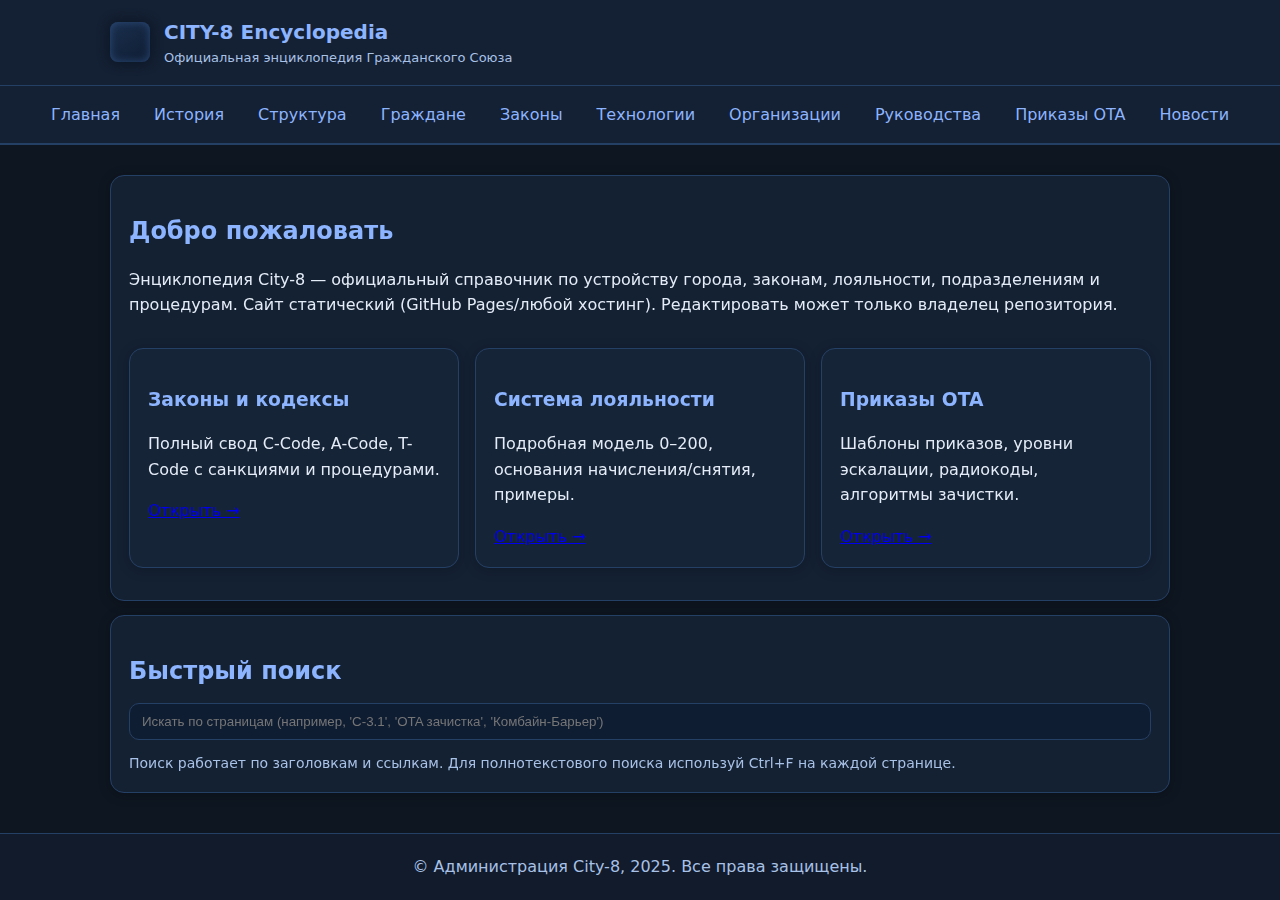
<file: index.html>
<!doctype html>
<html lang="ru">
<head>
  <meta charset="utf-8">
  <meta name="viewport" content="width=device-width,initial-scale=1">
  <title>Главная — CITY-8</title>
  <link rel="stylesheet" href="css/style.css">
</head>
<body>
<header class="header">
  <div class="brand">
    <div class="logo"></div>
    <div class="brand-text">
      <h1>CITY-8 Encyclopedia</h1>
      <p>Официальная энциклопедия Гражданского Союза</p>
    </div>
  </div>
  
<nav class="nav">
  <a href="index.html">Главная</a>
  <a href="history.html">История</a>
  <a href="structure.html">Структура</a>
  <a href="citizens.html">Граждане</a>
  <a href="laws.html">Законы</a>
  <a href="tech.html">Технологии</a>
  <a href="factions.html">Организации</a>
  <a href="guides.html">Руководства</a>
  <a href="ota_orders.html">Приказы OTA</a>
  <a href="news.html">Новости</a>
</nav>

</header>
<main class="container">

<section class="panel">
  <h2>Добро пожаловать</h2>
  <p>Энциклопедия City-8 — официальный справочник по устройству города, законам, лояльности, подразделениям и процедурам. Сайт статический (GitHub Pages/любой хостинг). Редактировать может только владелец репозитория.</p>
  <div class="grid grid-3">
    <div class="panel"><h3>Законы и кодексы</h3><p>Полный свод C-Code, A-Code, T-Code с санкциями и процедурами.</p><a href="laws.html">Открыть →</a></div>
    <div class="panel"><h3>Система лояльности</h3><p>Подробная модель 0–200, основания начисления/снятия, примеры.</p><a href="citizens.html#loyalty">Открыть →</a></div>
    <div class="panel"><h3>Приказы OTA</h3><p>Шаблоны приказов, уровни эскалации, радиокоды, алгоритмы зачистки.</p><a href="ota_orders.html">Открыть →</a></div>
  </div>
</section>

<section class="panel">
  <h2>Быстрый поиск</h2>
  <div class="search"><input id="q" placeholder="Искать по страницам (например, 'C-3.1', 'OTA зачистка', 'Комбайн-Барьер')"></div>
  <div class="note">Поиск работает по заголовкам и ссылкам. Для полнотекстового поиска используй Ctrl+F на каждой странице.</div>
  <div id="results" class="grid grid-2"></div>
</section>

<script>
const pages=[
  {t:'История',u:'history.html',k:'семичасовая война устройство city-8 сектора'},
  {t:'Структура',u:'structure.html',k:'ГО ГСР Медицинский Центр OTA Администрация звания полномочия'},
  {t:'Граждане и лояльность',u:'citizens.html',k:'классы граждан лояльность 0-200 начисление снятие процедуры'},
  {t:'Законы',u:'laws.html',k:'c-code a-code t-code наказания санкции процедуры'},
  {t:'Технологии',u:'tech.html',k:'комбайн-барьер поле подавления сканеры биокупола'},
  {t:'Организации',u:'factions.html',k:'ГО OTA ГСР Медцентр Сопротивление принадлежность цели'},
  {t:'Руководства',u:'guides.html',k:'проверка документов отчеты лояльность медотчет события'},
  {t:'Приказы OTA',u:'ota_orders.html',k:'эскалация очистка зачистка правила ROE радиокоды'},
  {t:'Новости',u:'news.html',k:'хроника инциденты записи администратор'}
];
const q=document.getElementById('q'); const res=document.getElementById('results');
q.addEventListener('input',()=>{
  const s=q.value.toLowerCase(); res.innerHTML='';
  if(!s) return;
  pages.filter(p=> (p.t+p.k).toLowerCase().includes(s)).forEach(p=>{
    const div=document.createElement('div'); div.className='panel';
    div.innerHTML=`<h3>${p.t}</h3><p class='muted'>${p.k}</p><a href='${p.u}'>Открыть →</a>`;
    res.appendChild(div);
  });
});
</script>

</main>
<footer class="footer">
  © Администрация City-8, 2025. Все права защищены.
</footer>
</body>
</html>
</file>
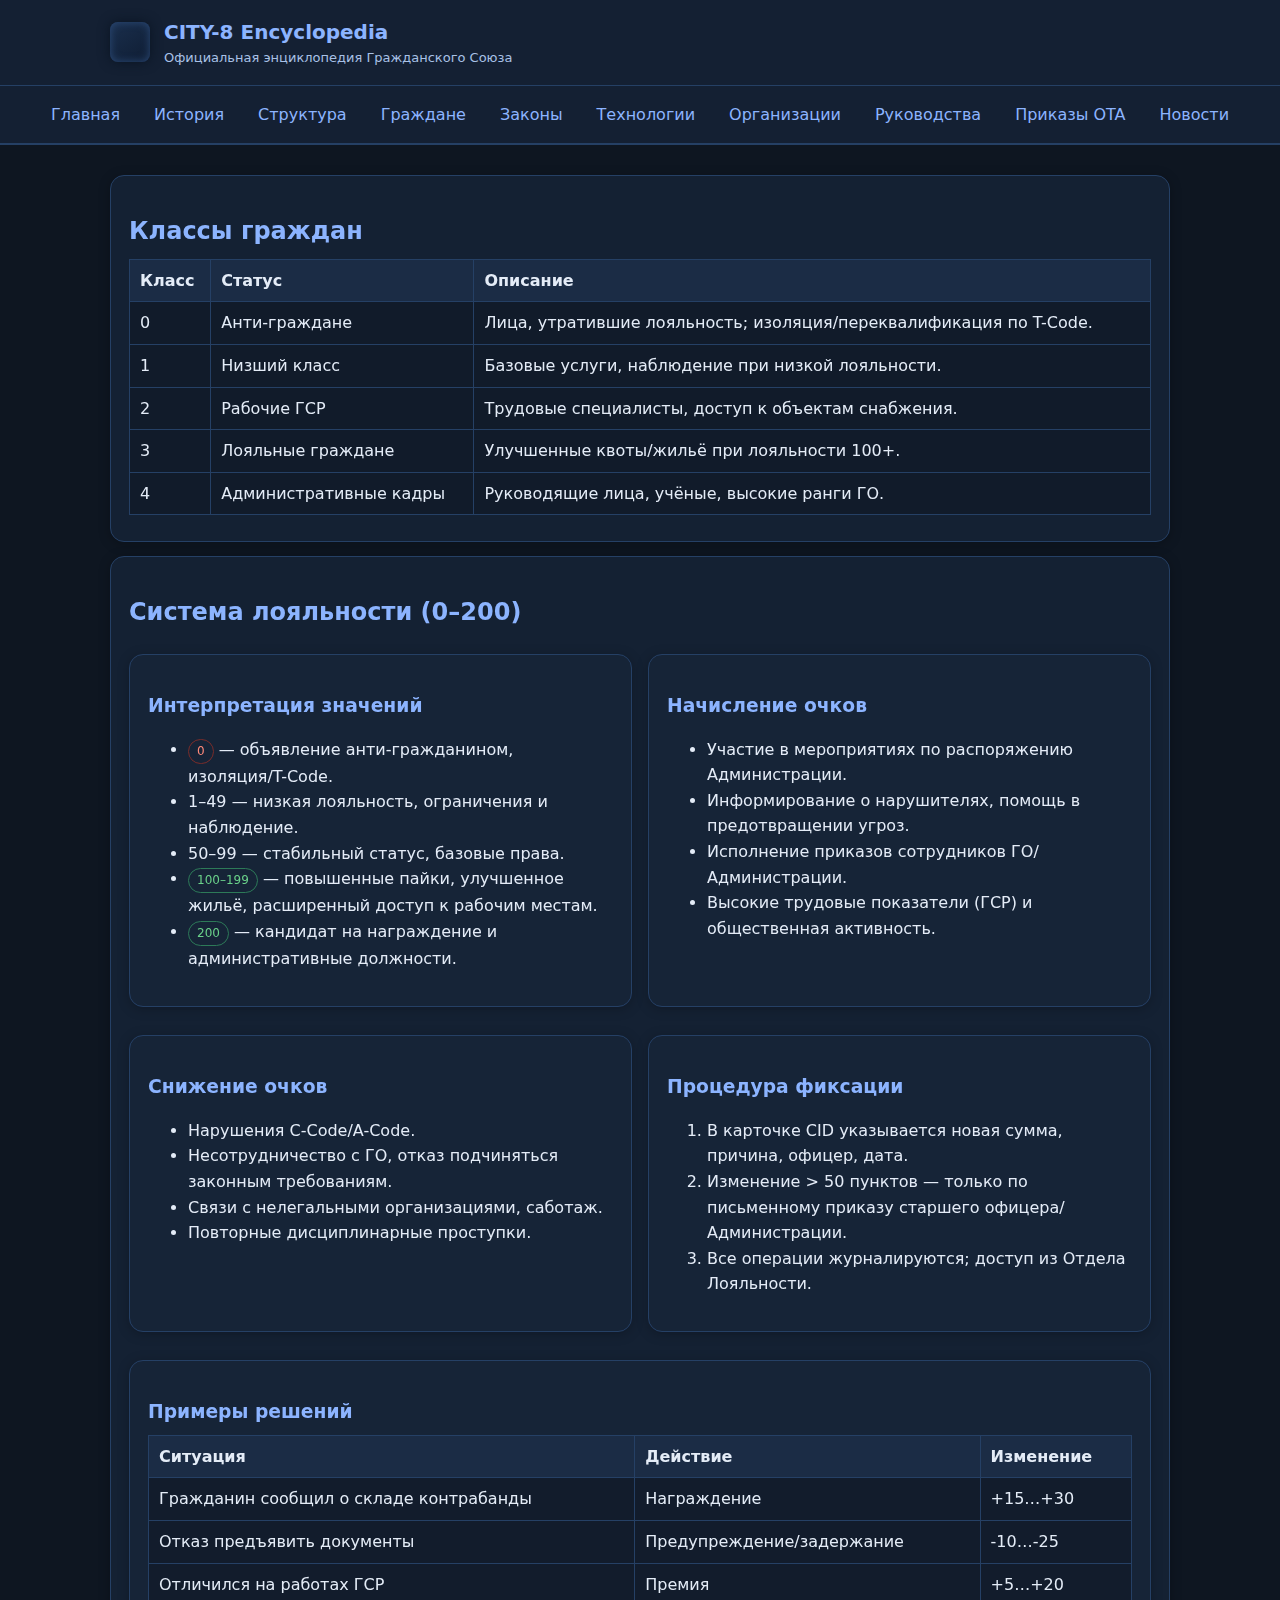
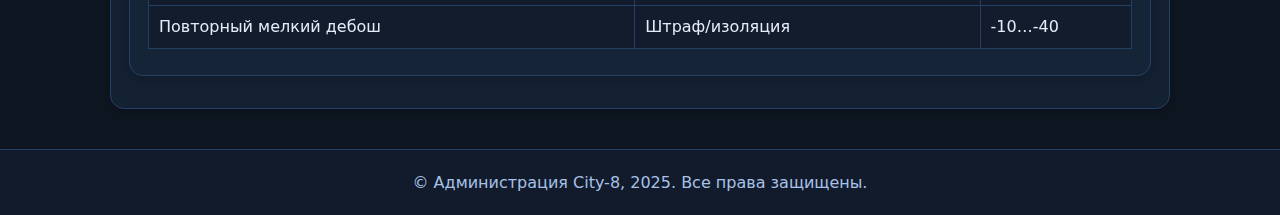
<file: citizens.html>
<!doctype html>
<html lang="ru">
<head>
  <meta charset="utf-8">
  <meta name="viewport" content="width=device-width,initial-scale=1">
  <title>Граждане и лояльность — CITY-8</title>
  <link rel="stylesheet" href="css/style.css">
</head>
<body>
<header class="header">
  <div class="brand">
    <div class="logo"></div>
    <div class="brand-text">
      <h1>CITY-8 Encyclopedia</h1>
      <p>Официальная энциклопедия Гражданского Союза</p>
    </div>
  </div>
  
<nav class="nav">
  <a href="index.html">Главная</a>
  <a href="history.html">История</a>
  <a href="structure.html">Структура</a>
  <a href="citizens.html">Граждане</a>
  <a href="laws.html">Законы</a>
  <a href="tech.html">Технологии</a>
  <a href="factions.html">Организации</a>
  <a href="guides.html">Руководства</a>
  <a href="ota_orders.html">Приказы OTA</a>
  <a href="news.html">Новости</a>
</nav>

</header>
<main class="container">

<section class="panel" id="classes">
  <h2>Классы граждан</h2>
  <table>
    <tr><th>Класс</th><th>Статус</th><th>Описание</th></tr>
    <tr><td>0</td><td>Анти-граждане</td><td>Лица, утратившие лояльность; изоляция/переквалификация по T-Code.</td></tr>
    <tr><td>1</td><td>Низший класс</td><td>Базовые услуги, наблюдение при низкой лояльности.</td></tr>
    <tr><td>2</td><td>Рабочие ГСР</td><td>Трудовые специалисты, доступ к объектам снабжения.</td></tr>
    <tr><td>3</td><td>Лояльные граждане</td><td>Улучшенные квоты/жильё при лояльности 100+.</td></tr>
    <tr><td>4</td><td>Административные кадры</td><td>Руководящие лица, учёные, высокие ранги ГО.</td></tr>
  </table>
</section>

<section class="panel" id="loyalty">
  <h2>Система лояльности (0–200)</h2>
  <div class="grid grid-2">
    <div class="panel">
      <h3>Интерпретация значений</h3>
      <ul>
        <li><span class="badge danger">0</span> — объявление анти-гражданином, изоляция/T-Code.</li>
        <li>1–49 — низкая лояльность, ограничения и наблюдение.</li>
        <li>50–99 — стабильный статус, базовые права.</li>
        <li><span class="badge ok">100–199</span> — повышенные пайки, улучшенное жильё, расширенный доступ к рабочим местам.</li>
        <li><span class="badge ok">200</span> — кандидат на награждение и административные должности.</li>
      </ul>
    </div>
    <div class="panel">
      <h3>Начисление очков</h3>
      <ul>
        <li>Участие в мероприятиях по распоряжению Администрации.</li>
        <li>Информирование о нарушителях, помощь в предотвращении угроз.</li>
        <li>Исполнение приказов сотрудников ГО/Администрации.</li>
        <li>Высокие трудовые показатели (ГСР) и общественная активность.</li>
      </ul>
    </div>
  </div>

  <div class="grid grid-2">
    <div class="panel">
      <h3>Снижение очков</h3>
      <ul>
        <li>Нарушения C-Code/A-Code.</li>
        <li>Несотрудничество с ГО, отказ подчиняться законным требованиям.</li>
        <li>Связи с нелегальными организациями, саботаж.</li>
        <li>Повторные дисциплинарные проступки.</li>
      </ul>
    </div>
    <div class="panel">
      <h3>Процедура фиксации</h3>
      <ol>
        <li>В карточке CID указывается новая сумма, причина, офицер, дата.</li>
        <li>Изменение &gt; 50 пунктов — только по письменному приказу старшего офицера/Администрации.</li>
        <li>Все операции журналируются; доступ из Отдела Лояльности.</li>
      </ol>
    </div>
  </div>

  <div class="panel">
    <h3>Примеры решений</h3>
    <table>
      <tr><th>Ситуация</th><th>Действие</th><th>Изменение</th></tr>
      <tr><td>Гражданин сообщил о складе контрабанды</td><td>Награждение</td><td>+15…+30</td></tr>
      <tr><td>Отказ предъявить документы</td><td>Предупреждение/задержание</td><td>-10…-25</td></tr>
      <tr><td>Отличился на работах ГСР</td><td>Премия</td><td>+5…+20</td></tr>
      <tr><td>Повторный мелкий дебош</td><td>Штраф/изоляция</td><td>-10…-40</td></tr>
    </table>
  </div>
</section>

</main>
<footer class="footer">
  © Администрация City-8, 2025. Все права защищены.
</footer>
</body>
</html>
</file>
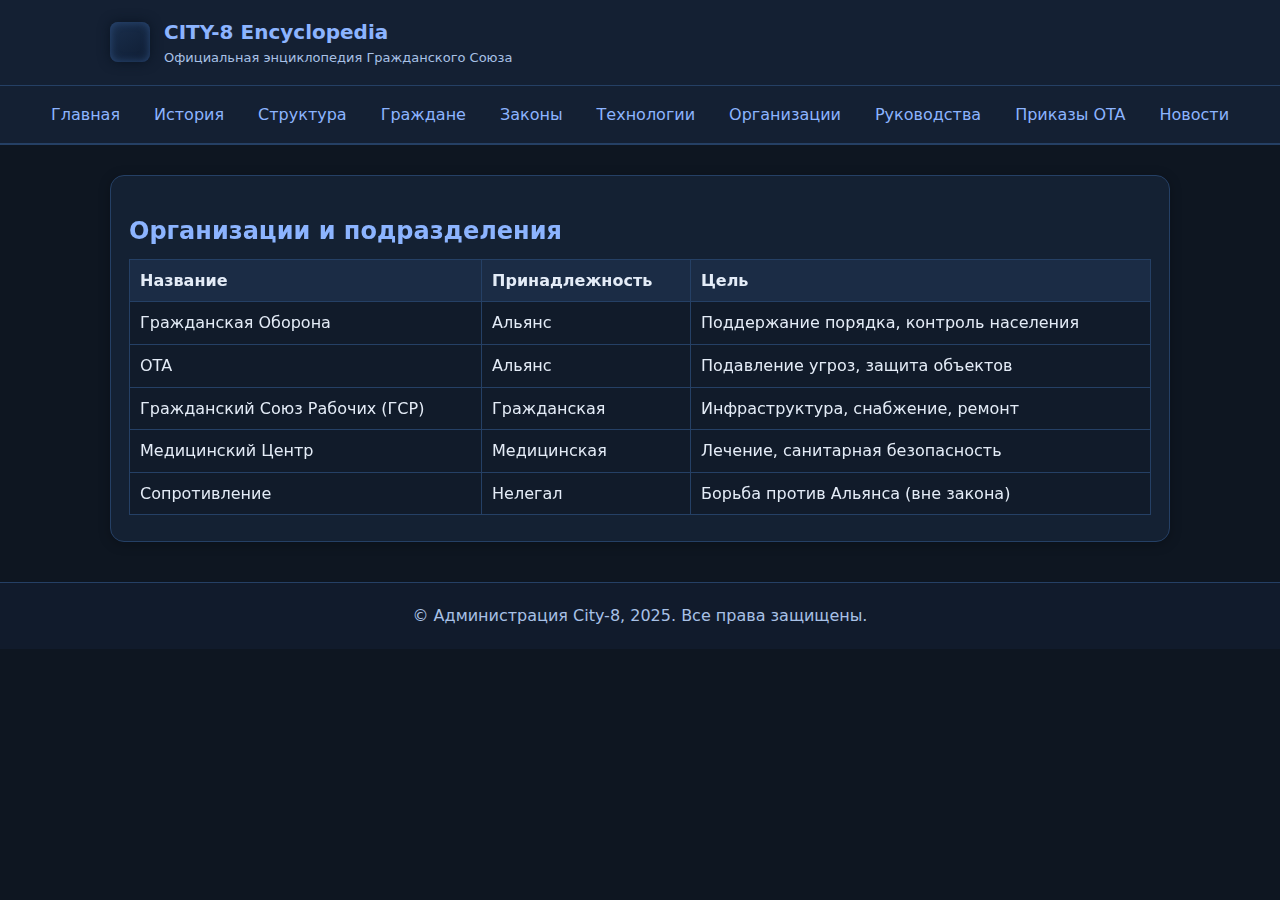
<file: factions.html>
<!doctype html>
<html lang="ru">
<head>
  <meta charset="utf-8">
  <meta name="viewport" content="width=device-width,initial-scale=1">
  <title>Организации — CITY-8</title>
  <link rel="stylesheet" href="css/style.css">
</head>
<body>
<header class="header">
  <div class="brand">
    <div class="logo"></div>
    <div class="brand-text">
      <h1>CITY-8 Encyclopedia</h1>
      <p>Официальная энциклопедия Гражданского Союза</p>
    </div>
  </div>
  
<nav class="nav">
  <a href="index.html">Главная</a>
  <a href="history.html">История</a>
  <a href="structure.html">Структура</a>
  <a href="citizens.html">Граждане</a>
  <a href="laws.html">Законы</a>
  <a href="tech.html">Технологии</a>
  <a href="factions.html">Организации</a>
  <a href="guides.html">Руководства</a>
  <a href="ota_orders.html">Приказы OTA</a>
  <a href="news.html">Новости</a>
</nav>

</header>
<main class="container">

<section class="panel">
  <h2>Организации и подразделения</h2>
  <table>
    <tr><th>Название</th><th>Принадлежность</th><th>Цель</th></tr>
    <tr><td>Гражданская Оборона</td><td>Альянс</td><td>Поддержание порядка, контроль населения</td></tr>
    <tr><td>OTA</td><td>Альянс</td><td>Подавление угроз, защита объектов</td></tr>
    <tr><td>Гражданский Союз Рабочих (ГСР)</td><td>Гражданская</td><td>Инфраструктура, снабжение, ремонт</td></tr>
    <tr><td>Медицинский Центр</td><td>Медицинская</td><td>Лечение, санитарная безопасность</td></tr>
    <tr><td>Сопротивление</td><td>Нелегал</td><td>Борьба против Альянса (вне закона)</td></tr>
  </table>
</section>

</main>
<footer class="footer">
  © Администрация City-8, 2025. Все права защищены.
</footer>
</body>
</html>
</file>
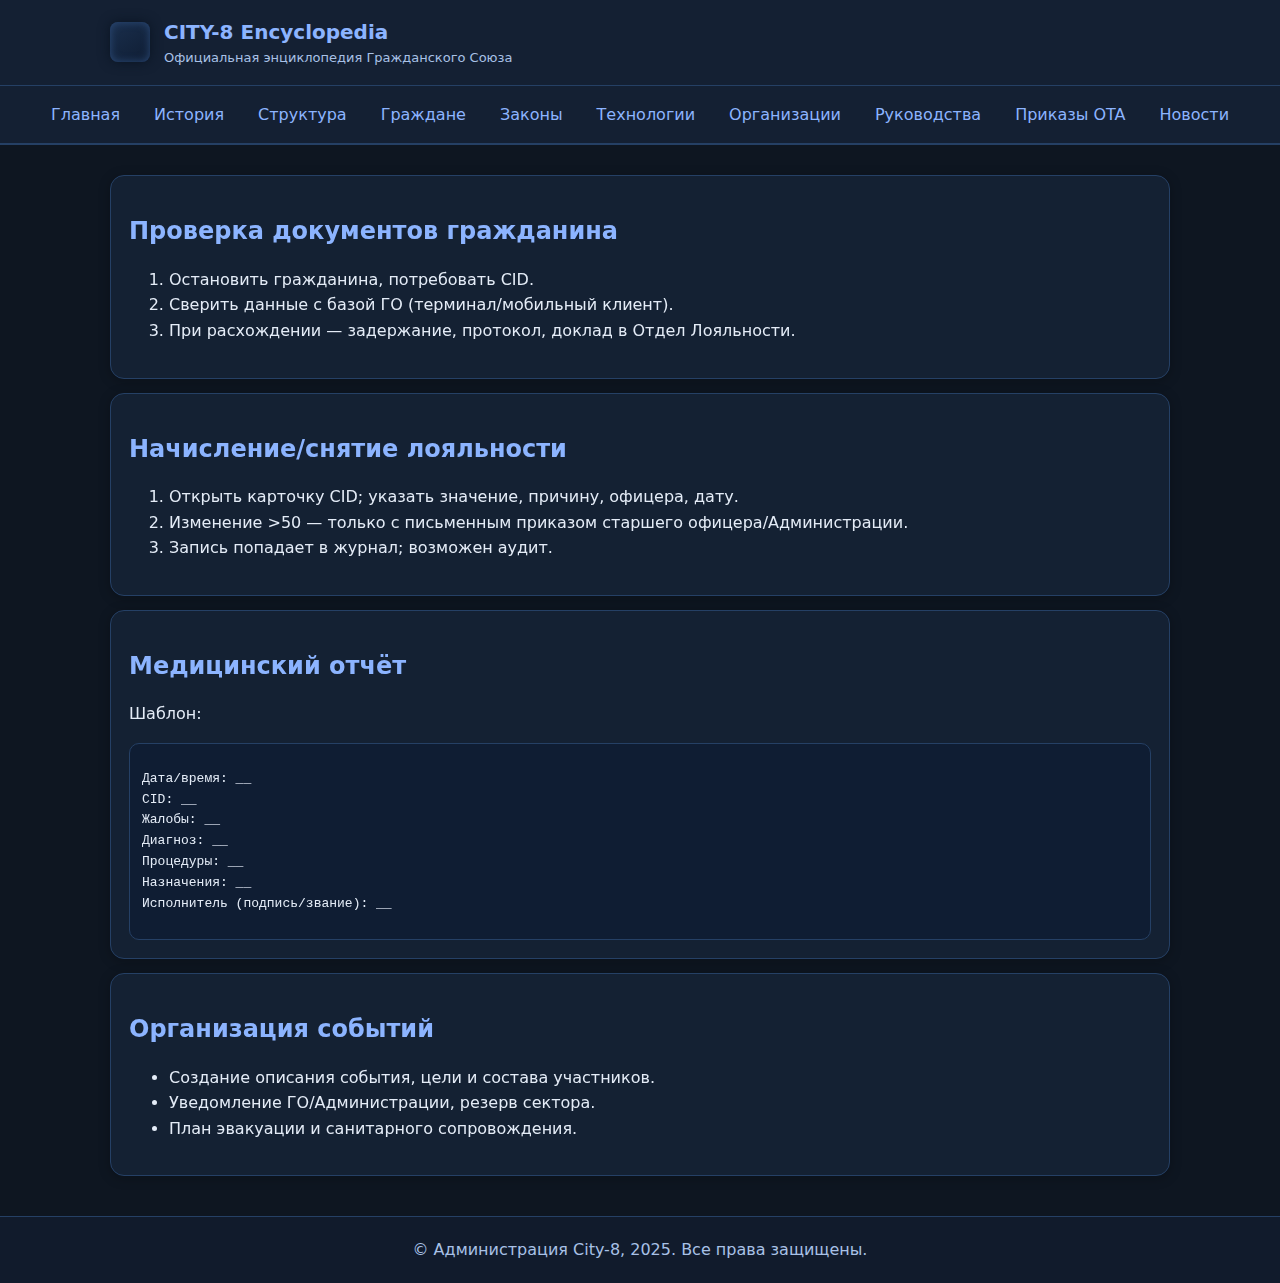
<file: guides.html>
<!doctype html>
<html lang="ru">
<head>
  <meta charset="utf-8">
  <meta name="viewport" content="width=device-width,initial-scale=1">
  <title>Руководства — CITY-8</title>
  <link rel="stylesheet" href="css/style.css">
</head>
<body>
<header class="header">
  <div class="brand">
    <div class="logo"></div>
    <div class="brand-text">
      <h1>CITY-8 Encyclopedia</h1>
      <p>Официальная энциклопедия Гражданского Союза</p>
    </div>
  </div>
  
<nav class="nav">
  <a href="index.html">Главная</a>
  <a href="history.html">История</a>
  <a href="structure.html">Структура</a>
  <a href="citizens.html">Граждане</a>
  <a href="laws.html">Законы</a>
  <a href="tech.html">Технологии</a>
  <a href="factions.html">Организации</a>
  <a href="guides.html">Руководства</a>
  <a href="ota_orders.html">Приказы OTA</a>
  <a href="news.html">Новости</a>
</nav>

</header>
<main class="container">

<section class="panel">
  <h2>Проверка документов гражданина</h2>
  <ol>
    <li>Остановить гражданина, потребовать CID.</li>
    <li>Сверить данные с базой ГО (терминал/мобильный клиент).</li>
    <li>При расхождении — задержание, протокол, доклад в Отдел Лояльности.</li>
  </ol>
</section>
<section class="panel">
  <h2>Начисление/снятие лояльности</h2>
  <ol>
    <li>Открыть карточку CID; указать значение, причину, офицера, дату.</li>
    <li>Изменение &gt;50 — только с письменным приказом старшего офицера/Администрации.</li>
    <li>Запись попадает в журнал; возможен аудит.</li>
  </ol>
</section>
<section class="panel">
  <h2>Медицинский отчёт</h2>
  <p>Шаблон:</p>
  <div class="code"><pre>Дата/время: __
CID: __
Жалобы: __
Диагноз: __
Процедуры: __
Назначения: __
Исполнитель (подпись/звание): __</pre></div>
</section>
<section class="panel">
  <h2>Организация событий</h2>
  <ul>
    <li>Создание описания события, цели и состава участников.</li>
    <li>Уведомление ГО/Администрации, резерв сектора.</li>
    <li>План эвакуации и санитарного сопровождения.</li>
  </ul>
</section>

</main>
<footer class="footer">
  © Администрация City-8, 2025. Все права защищены.
</footer>
</body>
</html>
</file>
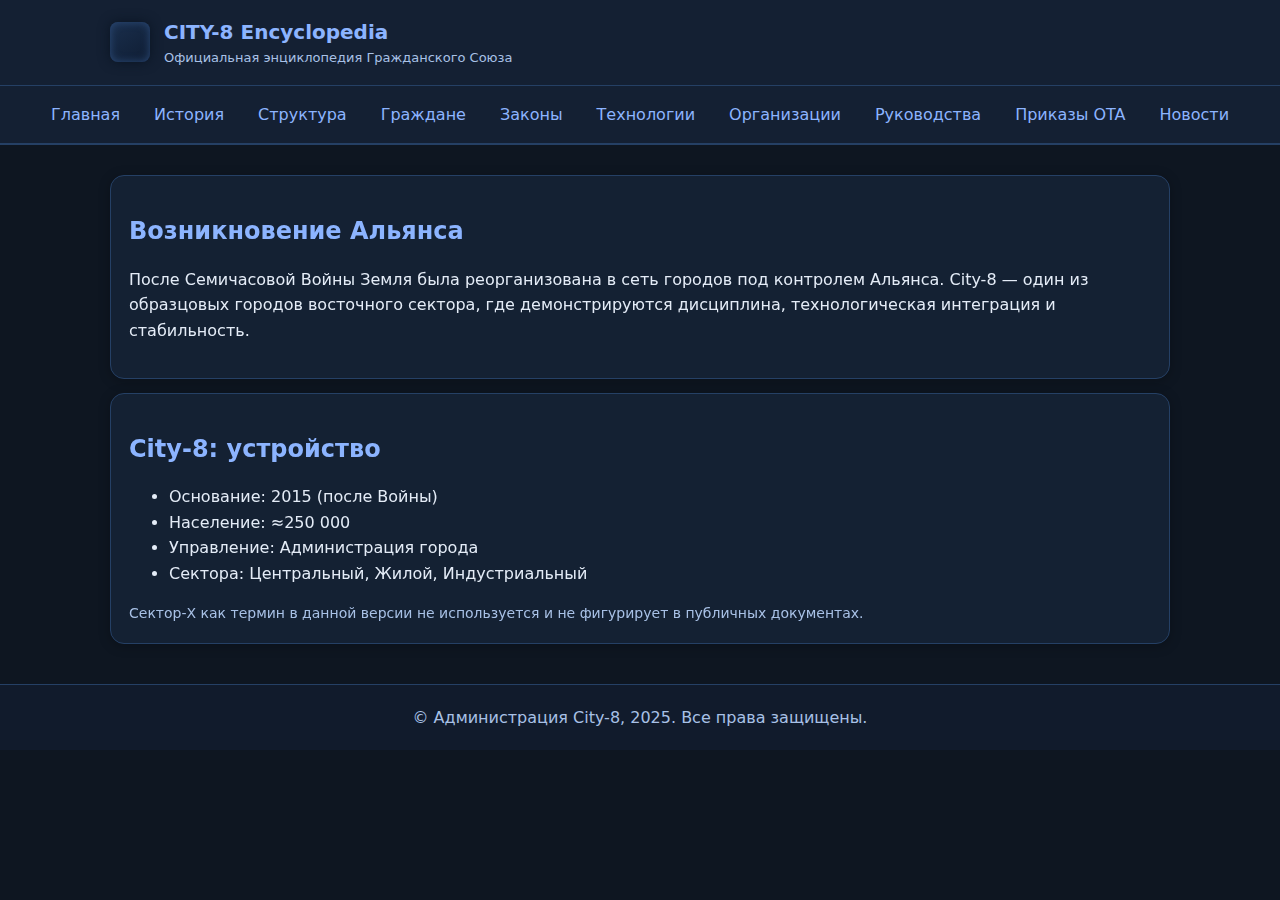
<file: history.html>
<!doctype html>
<html lang="ru">
<head>
  <meta charset="utf-8">
  <meta name="viewport" content="width=device-width,initial-scale=1">
  <title>История — CITY-8</title>
  <link rel="stylesheet" href="css/style.css">
</head>
<body>
<header class="header">
  <div class="brand">
    <div class="logo"></div>
    <div class="brand-text">
      <h1>CITY-8 Encyclopedia</h1>
      <p>Официальная энциклопедия Гражданского Союза</p>
    </div>
  </div>
  
<nav class="nav">
  <a href="index.html">Главная</a>
  <a href="history.html">История</a>
  <a href="structure.html">Структура</a>
  <a href="citizens.html">Граждане</a>
  <a href="laws.html">Законы</a>
  <a href="tech.html">Технологии</a>
  <a href="factions.html">Организации</a>
  <a href="guides.html">Руководства</a>
  <a href="ota_orders.html">Приказы OTA</a>
  <a href="news.html">Новости</a>
</nav>

</header>
<main class="container">

<section class="panel">
  <h2>Возникновение Альянса</h2>
  <p>После Семичасовой Войны Земля была реорганизована в сеть городов под контролем Альянса. City-8 — один из образцовых городов восточного сектора, где демонстрируются дисциплина, технологическая интеграция и стабильность.</p>
</section>
<section class="panel">
  <h2>City-8: устройство</h2>
  <ul>
    <li>Основание: 2015 (после Войны)</li>
    <li>Население: ≈250 000</li>
    <li>Управление: Администрация города</li>
    <li>Сектора: Центральный, Жилой, Индустриальный</li>
  </ul>
  <div class="note">Сектор-X как термин в данной версии не используется и не фигурирует в публичных документах.</div>
</section>

</main>
<footer class="footer">
  © Администрация City-8, 2025. Все права защищены.
</footer>
</body>
</html>
</file>
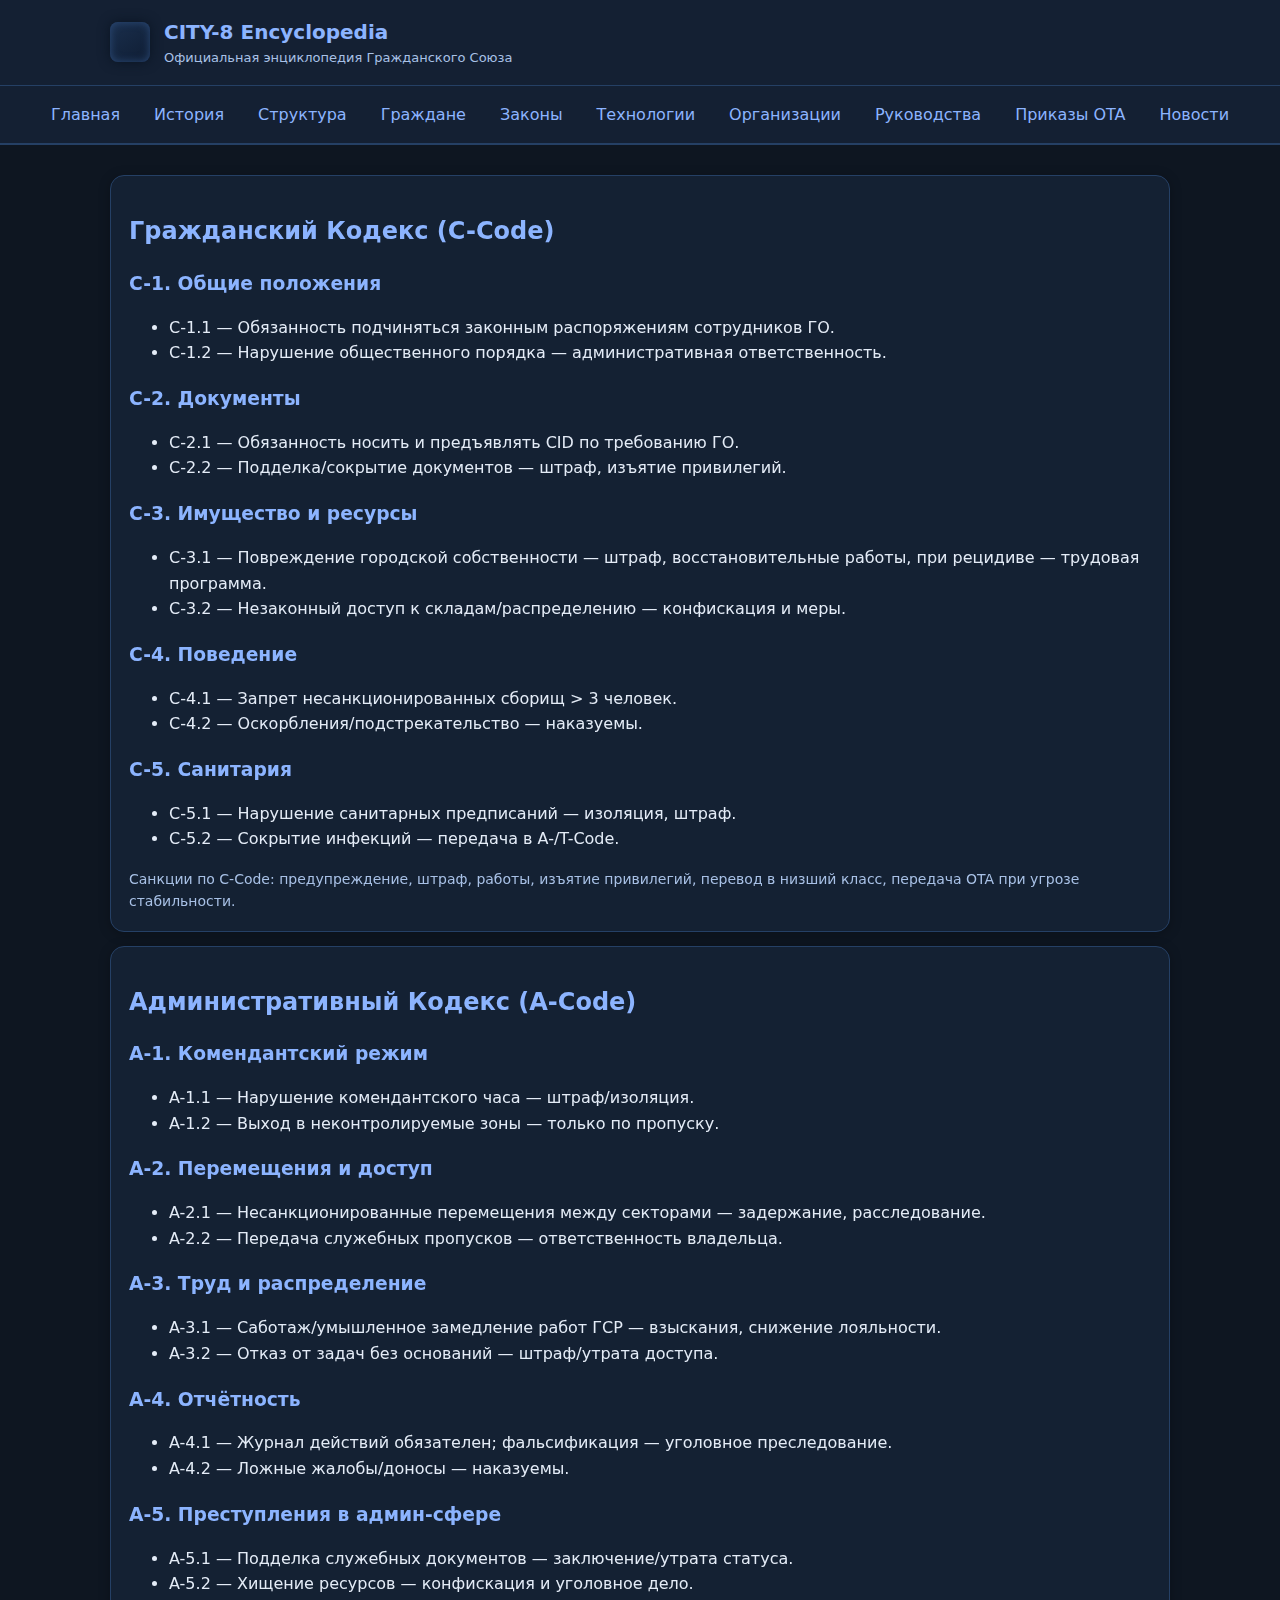
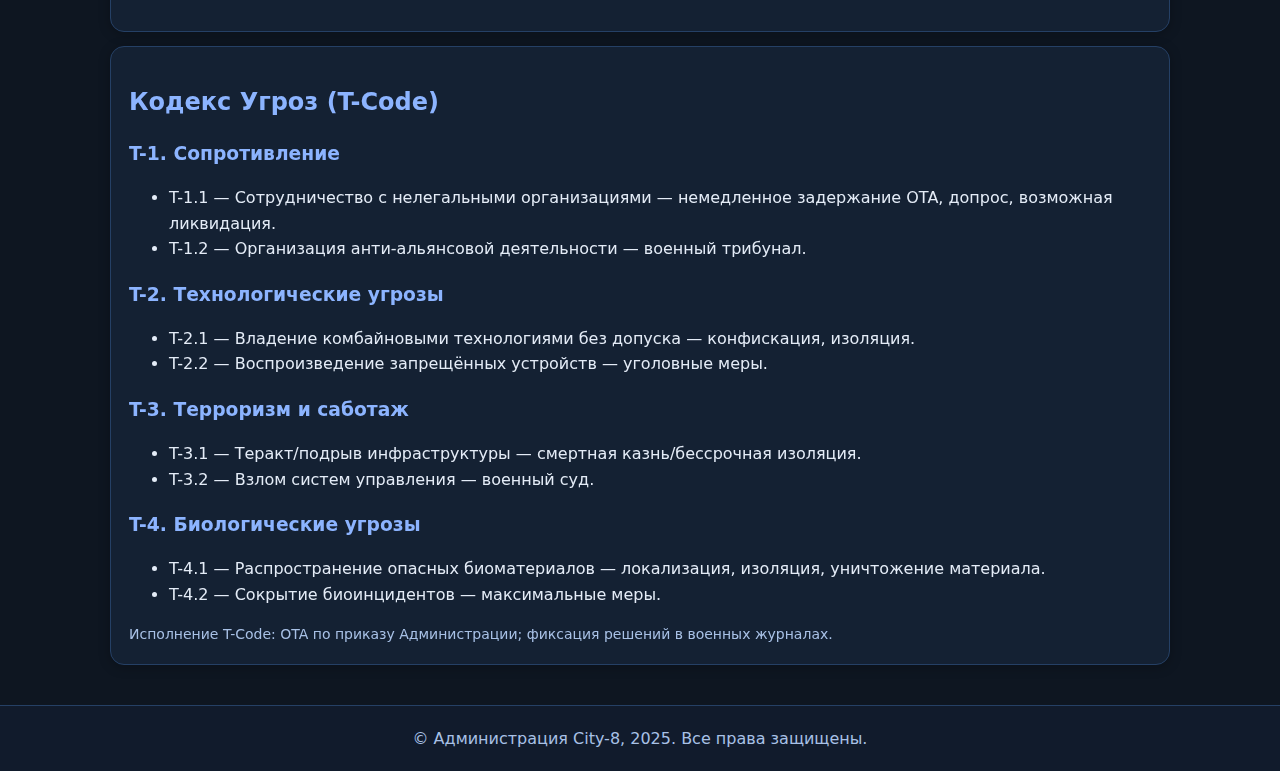
<file: laws.html>
<!doctype html>
<html lang="ru">
<head>
  <meta charset="utf-8">
  <meta name="viewport" content="width=device-width,initial-scale=1">
  <title>Законы и кодексы — CITY-8</title>
  <link rel="stylesheet" href="css/style.css">
</head>
<body>
<header class="header">
  <div class="brand">
    <div class="logo"></div>
    <div class="brand-text">
      <h1>CITY-8 Encyclopedia</h1>
      <p>Официальная энциклопедия Гражданского Союза</p>
    </div>
  </div>
  
<nav class="nav">
  <a href="index.html">Главная</a>
  <a href="history.html">История</a>
  <a href="structure.html">Структура</a>
  <a href="citizens.html">Граждане</a>
  <a href="laws.html">Законы</a>
  <a href="tech.html">Технологии</a>
  <a href="factions.html">Организации</a>
  <a href="guides.html">Руководства</a>
  <a href="ota_orders.html">Приказы OTA</a>
  <a href="news.html">Новости</a>
</nav>

</header>
<main class="container">

<section class="panel">
  <h2>Гражданский Кодекс (C-Code)</h2>
  <h3>C-1. Общие положения</h3>
  <ul>
    <li>C-1.1 — Обязанность подчиняться законным распоряжениям сотрудников ГО.</li>
    <li>C-1.2 — Нарушение общественного порядка — административная ответственность.</li>
  </ul>
  <h3>C-2. Документы</h3>
  <ul>
    <li>C-2.1 — Обязанность носить и предъявлять CID по требованию ГО.</li>
    <li>C-2.2 — Подделка/сокрытие документов — штраф, изъятие привилегий.</li>
  </ul>
  <h3>C-3. Имущество и ресурсы</h3>
  <ul>
    <li>C-3.1 — Повреждение городской собственности — штраф, восстановительные работы, при рецидиве — трудовая программа.</li>
    <li>C-3.2 — Незаконный доступ к складам/распределению — конфискация и меры.</li>
  </ul>
  <h3>C-4. Поведение</h3>
  <ul>
    <li>C-4.1 — Запрет несанкционированных сборищ &gt; 3 человек.</li>
    <li>C-4.2 — Оскорбления/подстрекательство — наказуемы.</li>
  </ul>
  <h3>C-5. Санитария</h3>
  <ul>
    <li>C-5.1 — Нарушение санитарных предписаний — изоляция, штраф.</li>
    <li>C-5.2 — Сокрытие инфекций — передача в A-/T-Code.</li>
  </ul>
  <div class="note">Санкции по C-Code: предупреждение, штраф, работы, изъятие привилегий, перевод в низший класс, передача OTA при угрозе стабильности.</div>
</section>

<section class="panel">
  <h2>Административный Кодекс (A-Code)</h2>
  <h3>A-1. Комендантский режим</h3>
  <ul>
    <li>A-1.1 — Нарушение комендантского часа — штраф/изоляция.</li>
    <li>A-1.2 — Выход в неконтролируемые зоны — только по пропуску.</li>
  </ul>
  <h3>A-2. Перемещения и доступ</h3>
  <ul>
    <li>A-2.1 — Несанкционированные перемещения между секторами — задержание, расследование.</li>
    <li>A-2.2 — Передача служебных пропусков — ответственность владельца.</li>
  </ul>
  <h3>A-3. Труд и распределение</h3>
  <ul>
    <li>A-3.1 — Саботаж/умышленное замедление работ ГСР — взыскания, снижение лояльности.</li>
    <li>A-3.2 — Отказ от задач без оснований — штраф/утрата доступа.</li>
  </ul>
  <h3>A-4. Отчётность</h3>
  <ul>
    <li>A-4.1 — Журнал действий обязателен; фальсификация — уголовное преследование.</li>
    <li>A-4.2 — Ложные жалобы/доносы — наказуемы.</li>
  </ul>
  <h3>A-5. Преступления в админ-сфере</h3>
  <ul>
    <li>A-5.1 — Подделка служебных документов — заключение/утрата статуса.</li>
    <li>A-5.2 — Хищение ресурсов — конфискация и уголовное дело.</li>
  </ul>
</section>

<section class="panel">
  <h2>Кодекс Угроз (T-Code)</h2>
  <h3>T-1. Сопротивление</h3>
  <ul>
    <li>T-1.1 — Сотрудничество с нелегальными организациями — немедленное задержание OTA, допрос, возможная ликвидация.</li>
    <li>T-1.2 — Организация анти-альянсовой деятельности — военный трибунал.</li>
  </ul>
  <h3>T-2. Технологические угрозы</h3>
  <ul>
    <li>T-2.1 — Владение комбайновыми технологиями без допуска — конфискация, изоляция.</li>
    <li>T-2.2 — Воспроизведение запрещённых устройств — уголовные меры.</li>
  </ul>
  <h3>T-3. Терроризм и саботаж</h3>
  <ul>
    <li>T-3.1 — Теракт/подрыв инфраструктуры — смертная казнь/бессрочная изоляция.</li>
    <li>T-3.2 — Взлом систем управления — военный суд.</li>
  </ul>
  <h3>T-4. Биологические угрозы</h3>
  <ul>
    <li>T-4.1 — Распространение опасных биоматериалов — локализация, изоляция, уничтожение материала.</li>
    <li>T-4.2 — Сокрытие биоинцидентов — максимальные меры.</li>
  </ul>
  <div class="note">Исполнение T-Code: OTA по приказу Администрации; фиксация решений в военных журналах.</div>
</section>

</main>
<footer class="footer">
  © Администрация City-8, 2025. Все права защищены.
</footer>
</body>
</html>
</file>
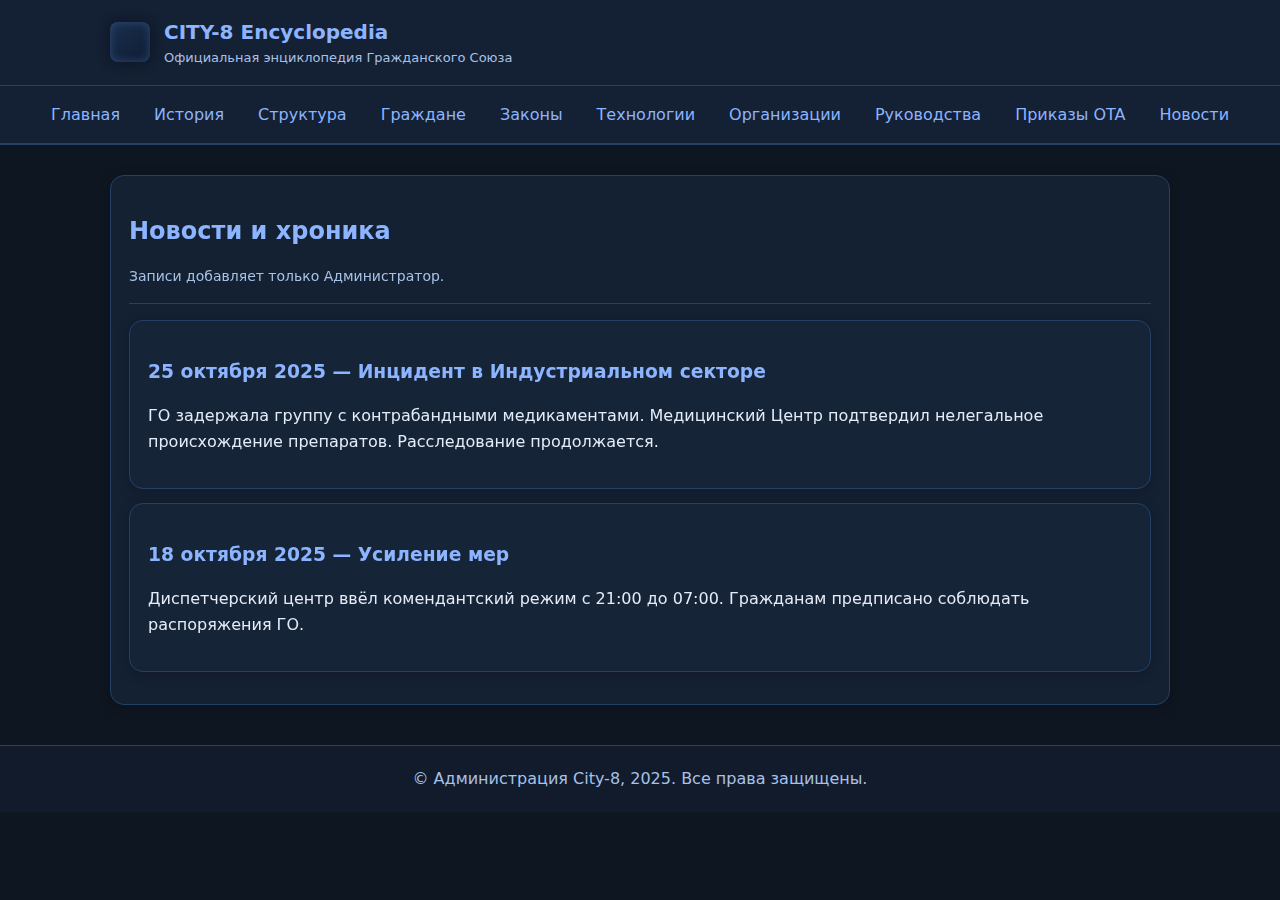
<file: news.html>
<!doctype html>
<html lang="ru">
<head>
  <meta charset="utf-8">
  <meta name="viewport" content="width=device-width,initial-scale=1">
  <title>Новости — CITY-8</title>
  <link rel="stylesheet" href="css/style.css">
</head>
<body>
<header class="header">
  <div class="brand">
    <div class="logo"></div>
    <div class="brand-text">
      <h1>CITY-8 Encyclopedia</h1>
      <p>Официальная энциклопедия Гражданского Союза</p>
    </div>
  </div>
  
<nav class="nav">
  <a href="index.html">Главная</a>
  <a href="history.html">История</a>
  <a href="structure.html">Структура</a>
  <a href="citizens.html">Граждане</a>
  <a href="laws.html">Законы</a>
  <a href="tech.html">Технологии</a>
  <a href="factions.html">Организации</a>
  <a href="guides.html">Руководства</a>
  <a href="ota_orders.html">Приказы OTA</a>
  <a href="news.html">Новости</a>
</nav>

</header>
<main class="container">

<section class="panel">
  <h2>Новости и хроника</h2>
  <p class="note">Записи добавляет только Администратор.</p>
  <div class="hr"></div>
  <article class="panel">
    <h3>25 октября 2025 — Инцидент в Индустриальном секторе</h3>
    <p>ГО задержала группу с контрабандными медикаментами. Медицинский Центр подтвердил нелегальное происхождение препаратов. Расследование продолжается.</p>
  </article>
  <article class="panel">
    <h3>18 октября 2025 — Усиление мер</h3>
    <p>Диспетчерский центр ввёл комендантский режим с 21:00 до 07:00. Гражданам предписано соблюдать распоряжения ГО.</p>
  </article>
</section>

</main>
<footer class="footer">
  © Администрация City-8, 2025. Все права защищены.
</footer>
</body>
</html>
</file>
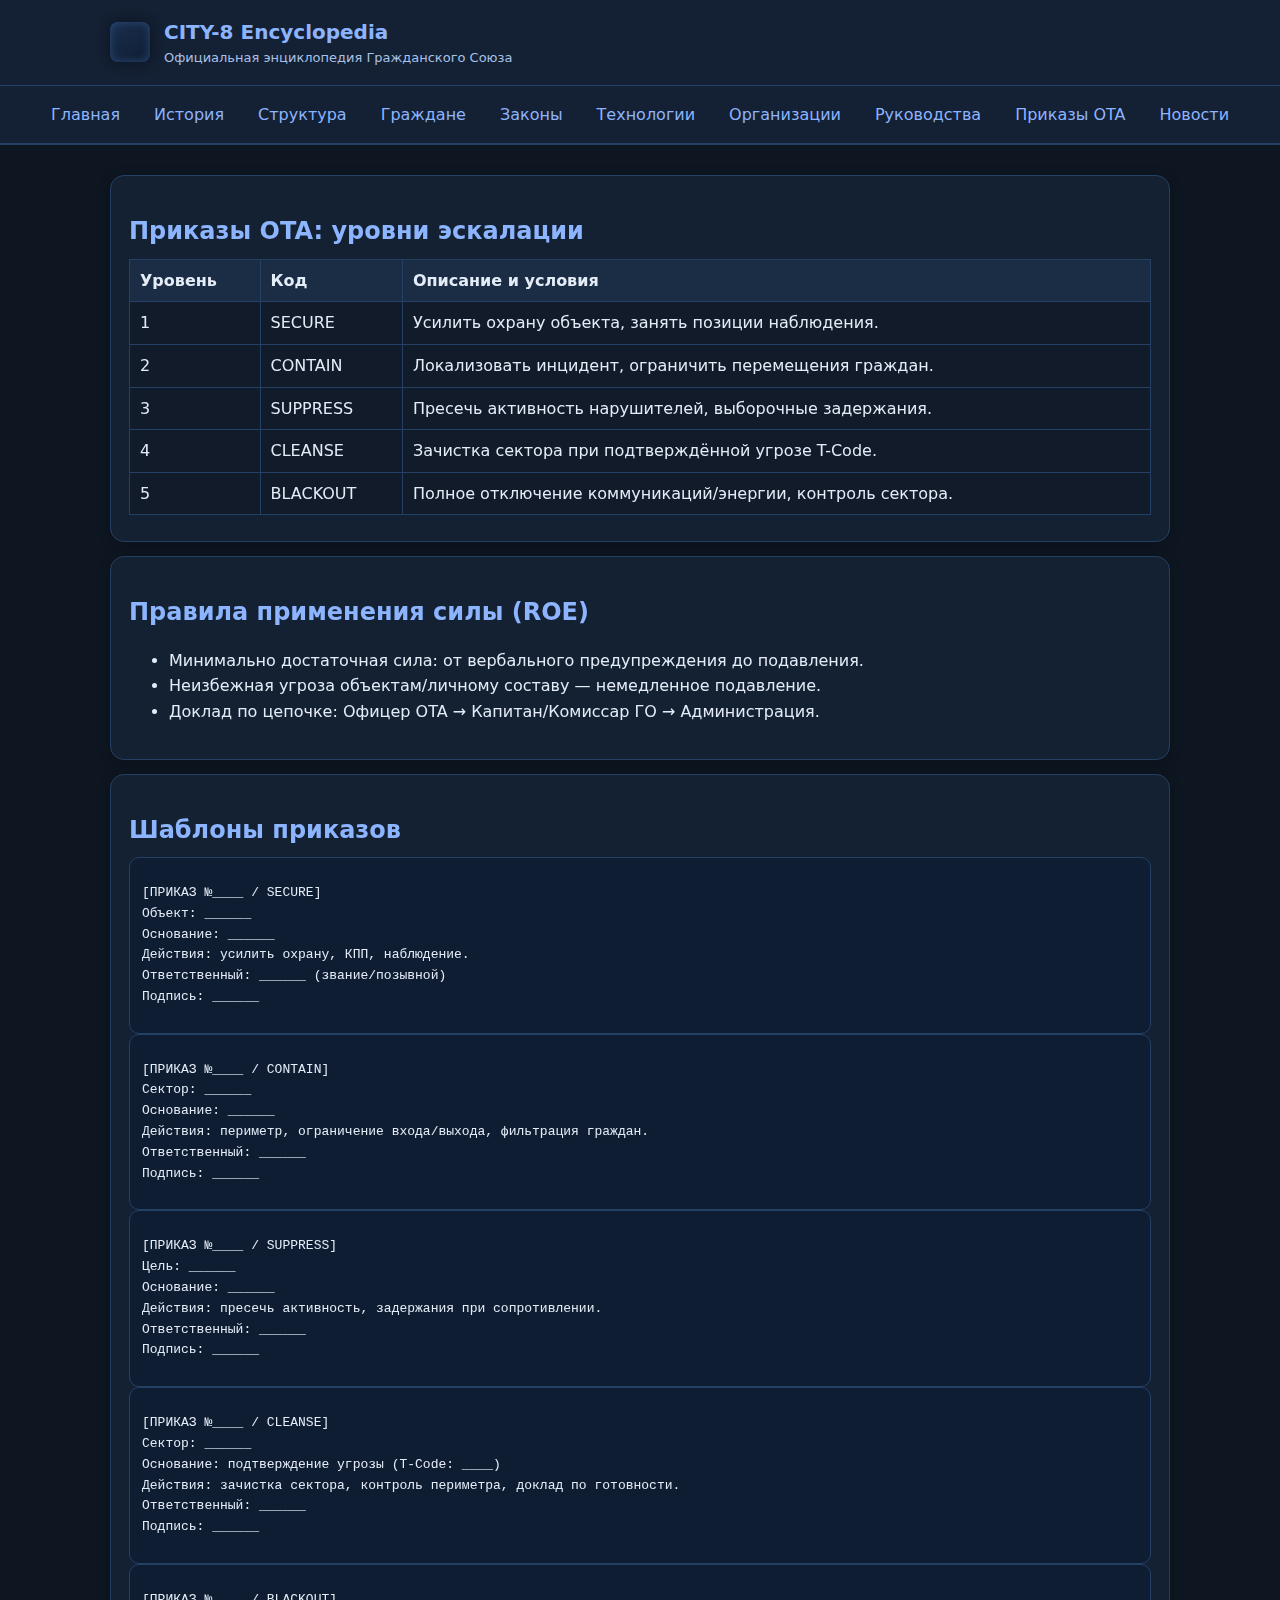
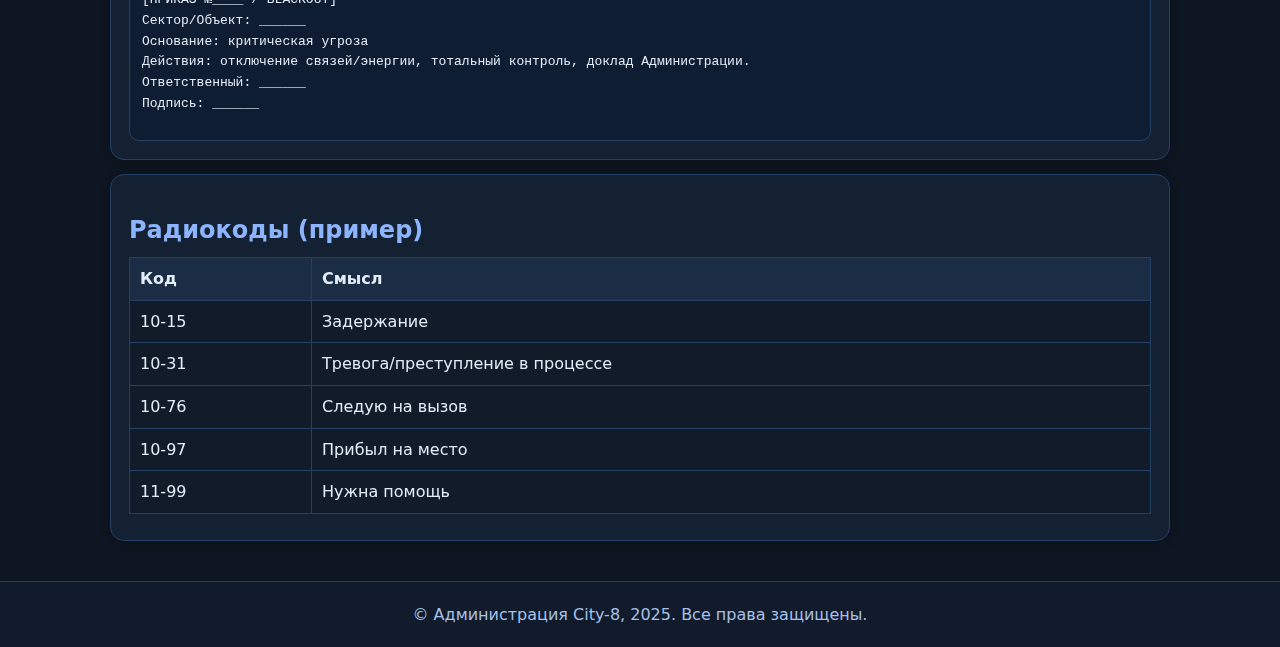
<file: ota_orders.html>
<!doctype html>
<html lang="ru">
<head>
  <meta charset="utf-8">
  <meta name="viewport" content="width=device-width,initial-scale=1">
  <title>Приказы OTA — CITY-8</title>
  <link rel="stylesheet" href="css/style.css">
</head>
<body>
<header class="header">
  <div class="brand">
    <div class="logo"></div>
    <div class="brand-text">
      <h1>CITY-8 Encyclopedia</h1>
      <p>Официальная энциклопедия Гражданского Союза</p>
    </div>
  </div>
  
<nav class="nav">
  <a href="index.html">Главная</a>
  <a href="history.html">История</a>
  <a href="structure.html">Структура</a>
  <a href="citizens.html">Граждане</a>
  <a href="laws.html">Законы</a>
  <a href="tech.html">Технологии</a>
  <a href="factions.html">Организации</a>
  <a href="guides.html">Руководства</a>
  <a href="ota_orders.html">Приказы OTA</a>
  <a href="news.html">Новости</a>
</nav>

</header>
<main class="container">

<section class="panel">
  <h2>Приказы OTA: уровни эскалации</h2>
  <table>
    <tr><th>Уровень</th><th>Код</th><th>Описание и условия</th></tr>
    <tr><td>1</td><td>SECURE</td><td>Усилить охрану объекта, занять позиции наблюдения.</td></tr>
    <tr><td>2</td><td>CONTAIN</td><td>Локализовать инцидент, ограничить перемещения граждан.</td></tr>
    <tr><td>3</td><td>SUPPRESS</td><td>Пресечь активность нарушителей, выборочные задержания.</td></tr>
    <tr><td>4</td><td>CLEANSE</td><td>Зачистка сектора при подтверждённой угрозе T-Code.</td></tr>
    <tr><td>5</td><td>BLACKOUT</td><td>Полное отключение коммуникаций/энергии, контроль сектора.</td></tr>
  </table>
</section>

<section class="panel">
  <h2>Правила применения силы (ROE)</h2>
  <ul>
    <li>Минимально достаточная сила: от вербального предупреждения до подавления.</li>
    <li>Неизбежная угроза объектам/личному составу — немедленное подавление.</li>
    <li>Доклад по цепочке: Офицер OTA → Капитан/Комиссар ГО → Администрация.</li>
  </ul>
</section>

<section class="panel">
  <h2>Шаблоны приказов</h2>
  <div class="code"><pre>[ПРИКАЗ №____ / SECURE]
Объект: ______
Основание: ______
Действия: усилить охрану, КПП, наблюдение.
Ответственный: ______ (звание/позывной)
Подпись: ______</pre></div>
  <div class="code"><pre>[ПРИКАЗ №____ / CONTAIN]
Сектор: ______
Основание: ______
Действия: периметр, ограничение входа/выхода, фильтрация граждан.
Ответственный: ______
Подпись: ______</pre></div>
  <div class="code"><pre>[ПРИКАЗ №____ / SUPPRESS]
Цель: ______
Основание: ______
Действия: пресечь активность, задержания при сопротивлении.
Ответственный: ______
Подпись: ______</pre></div>
  <div class="code"><pre>[ПРИКАЗ №____ / CLEANSE]
Сектор: ______
Основание: подтверждение угрозы (T-Code: ____)
Действия: зачистка сектора, контроль периметра, доклад по готовности.
Ответственный: ______
Подпись: ______</pre></div>
  <div class="code"><pre>[ПРИКАЗ №____ / BLACKOUT]
Сектор/Объект: ______
Основание: критическая угроза
Действия: отключение связей/энергии, тотальный контроль, доклад Администрации.
Ответственный: ______
Подпись: ______</pre></div>
</section>

<section class="panel">
  <h2>Радиокоды (пример)</h2>
  <table>
    <tr><th>Код</th><th>Смысл</th></tr>
    <tr><td>10-15</td><td>Задержание</td></tr>
    <tr><td>10-31</td><td>Тревога/преступление в процессе</td></tr>
    <tr><td>10-76</td><td>Следую на вызов</td></tr>
    <tr><td>10-97</td><td>Прибыл на место</td></tr>
    <tr><td>11-99</td><td>Нужна помощь</td></tr>
  </table>
</section>

</main>
<footer class="footer">
  © Администрация City-8, 2025. Все права защищены.
</footer>
</body>
</html>
</file>
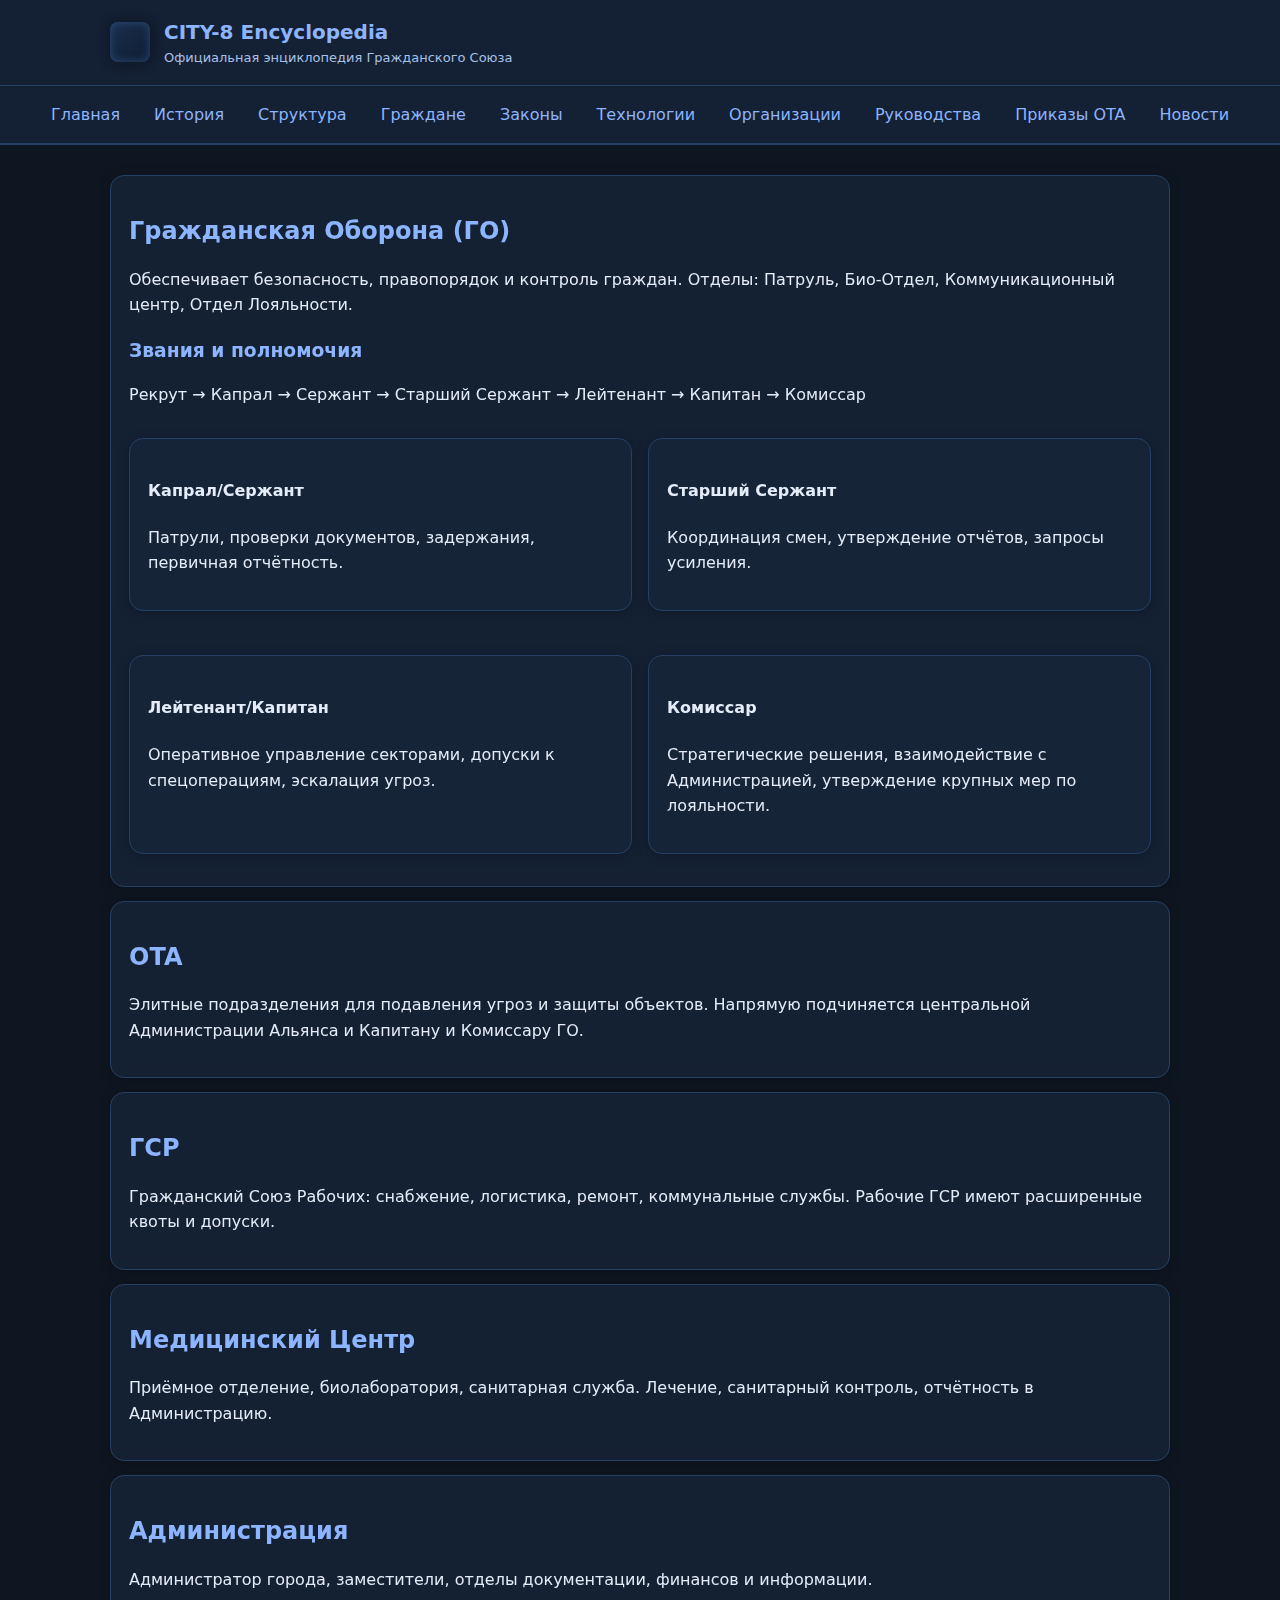
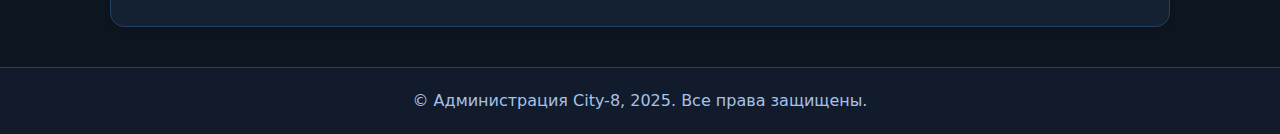
<file: structure.html>
<!doctype html>
<html lang="ru">
<head>
  <meta charset="utf-8">
  <meta name="viewport" content="width=device-width,initial-scale=1">
  <title>Структура — CITY-8</title>
  <link rel="stylesheet" href="css/style.css">
</head>
<body>
<header class="header">
  <div class="brand">
    <div class="logo"></div>
    <div class="brand-text">
      <h1>CITY-8 Encyclopedia</h1>
      <p>Официальная энциклопедия Гражданского Союза</p>
    </div>
  </div>
  
<nav class="nav">
  <a href="index.html">Главная</a>
  <a href="history.html">История</a>
  <a href="structure.html">Структура</a>
  <a href="citizens.html">Граждане</a>
  <a href="laws.html">Законы</a>
  <a href="tech.html">Технологии</a>
  <a href="factions.html">Организации</a>
  <a href="guides.html">Руководства</a>
  <a href="ota_orders.html">Приказы OTA</a>
  <a href="news.html">Новости</a>
</nav>

</header>
<main class="container">

<section class="panel">
  <h2>Гражданская Оборона (ГО)</h2>
  <p>Обеспечивает безопасность, правопорядок и контроль граждан. Отделы: Патруль, Био-Отдел, Коммуникационный центр, Отдел Лояльности.</p>
  <h3>Звания и полномочия</h3>
  <p>Рекрут → Капрал → Сержант → Старший Сержант → Лейтенант → Капитан → Комиссар</p>
  <div class="grid grid-2">
    <div class="panel"><h4>Капрал/Сержант</h4><p>Патрули, проверки документов, задержания, первичная отчётность.</p></div>
    <div class="panel"><h4>Старший Сержант</h4><p>Координация смен, утверждение отчётов, запросы усиления.</p></div>
    <div class="panel"><h4>Лейтенант/Капитан</h4><p>Оперативное управление секторами, допуски к спецоперациям, эскалация угроз.</p></div>
    <div class="panel"><h4>Комиссар</h4><p>Стратегические решения, взаимодействие с Администрацией, утверждение крупных мер по лояльности.</p></div>
  </div>
</section>

<section class="panel">
  <h2>OTA</h2>
  <p>Элитные подразделения для подавления угроз и защиты объектов. Напрямую подчиняется центральной Администрации Альянса и Капитану и Комиссару ГО.</p>
</section>

<section class="panel">
  <h2>ГСР</h2>
  <p>Гражданский Союз Рабочих: снабжение, логистика, ремонт, коммунальные службы. Рабочие ГСР имеют расширенные квоты и допуски.</p>
</section>

<section class="panel">
  <h2>Медицинский Центр</h2>
  <p>Приёмное отделение, биолаборатория, санитарная служба. Лечение, санитарный контроль, отчётность в Администрацию.</p>
</section>

<section class="panel">
  <h2>Администрация</h2>
  <p>Администратор города, заместители, отделы документации, финансов и информации.</p>
</section>

</main>
<footer class="footer">
  © Администрация City-8, 2025. Все права защищены.
</footer>
</body>
</html>
</file>
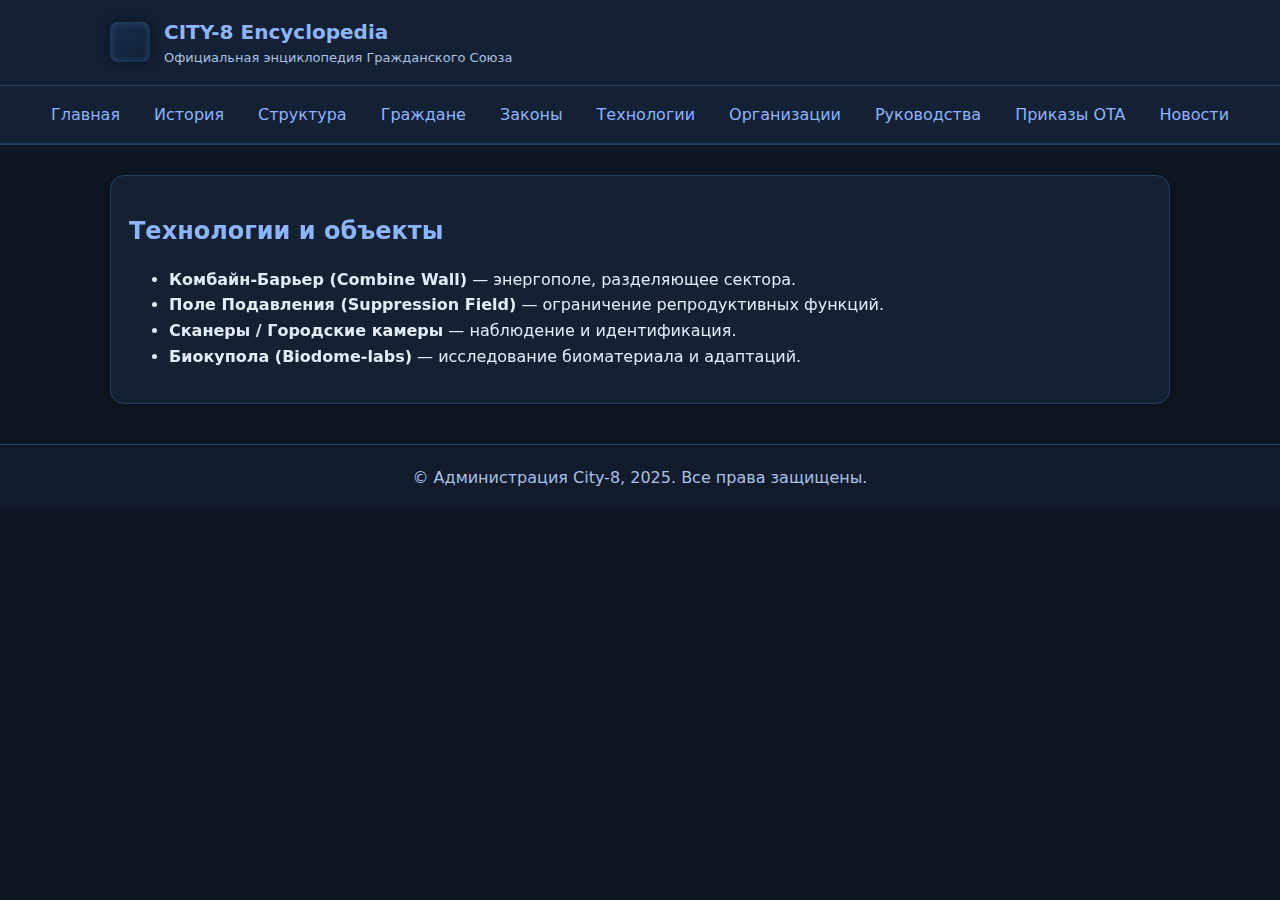
<file: tech.html>
<!doctype html>
<html lang="ru">
<head>
  <meta charset="utf-8">
  <meta name="viewport" content="width=device-width,initial-scale=1">
  <title>Технологии — CITY-8</title>
  <link rel="stylesheet" href="css/style.css">
</head>
<body>
<header class="header">
  <div class="brand">
    <div class="logo"></div>
    <div class="brand-text">
      <h1>CITY-8 Encyclopedia</h1>
      <p>Официальная энциклопедия Гражданского Союза</p>
    </div>
  </div>
  
<nav class="nav">
  <a href="index.html">Главная</a>
  <a href="history.html">История</a>
  <a href="structure.html">Структура</a>
  <a href="citizens.html">Граждане</a>
  <a href="laws.html">Законы</a>
  <a href="tech.html">Технологии</a>
  <a href="factions.html">Организации</a>
  <a href="guides.html">Руководства</a>
  <a href="ota_orders.html">Приказы OTA</a>
  <a href="news.html">Новости</a>
</nav>

</header>
<main class="container">

<section class="panel">
  <h2>Технологии и объекты</h2>
  <ul>
    <li><strong>Комбайн-Барьер (Combine Wall)</strong> — энергополе, разделяющее сектора.</li>
    <li><strong>Поле Подавления (Suppression Field)</strong> — ограничение репродуктивных функций.</li>
    <li><strong>Сканеры / Городские камеры</strong> — наблюдение и идентификация.</li>
    <li><strong>Биокупола (Biodome-labs)</strong> — исследование биоматериала и адаптаций.</li>
  </ul>
</section>

</main>
<footer class="footer">
  © Администрация City-8, 2025. Все права защищены.
</footer>
</body>
</html>
</file>
<file: css/style.css>
:root{
  --bg:#0e1621;
  --bg2:#142033;
  --panel:#162438cc;
  --panel-strong:#1b2c45;
  --text:#e4ecf7;
  --muted:#a8c1e6;
  --accent:#8cb4ff;
  --line:#254065;
  --ok:#6ad18a;
  --warn:#ffdf7a;
  --danger:#ff8a7a;
}
*{box-sizing:border-box}
html,body{margin:0;padding:0;background:var(--bg);color:var(--text);font-family:system-ui,-apple-system,Segoe UI,Roboto,Arial,sans-serif;line-height:1.6}
.header{background:var(--bg2);border-bottom:1px solid var(--line);position:sticky;top:0;z-index:10}
.brand{display:flex;align-items:center;gap:14px;max-width:1100px;margin:0 auto;padding:16px 20px}
.logo{width:40px;height:40px;border-radius:8px;background:linear-gradient(145deg,#1a2f4d,#0f1d33);box-shadow:inset 0 0 8px #2c4b79,0 0 12px #0a1422}
.brand-text h1{margin:0;font-size:20px;color:var(--accent)}
.brand-text p{margin:0;color:var(--muted);font-size:13px}
.nav{background:rgba(20,32,51,.8);border-top:1px solid var(--line);border-bottom:1px solid var(--line);display:flex;justify-content:center;flex-wrap:wrap;gap:18px;padding:10px 12px}
.nav a{color:var(--accent);text-decoration:none;padding:6px 8px;border-radius:8px}
.nav a:hover{background:rgba(140,180,255,.08);text-decoration:underline}
.container{max-width:1100px;margin:30px auto;padding:0 20px}
.panel{background:var(--panel);backdrop-filter:blur(6px);border:1px solid var(--line);border-radius:14px;padding:18px;margin:14px 0;box-shadow:0 2px 12px rgba(0,0,0,.25)}
.grid{display:grid;gap:16px}
.grid-2{grid-template-columns:repeat(2,minmax(0,1fr))}
.grid-3{grid-template-columns:repeat(3,minmax(0,1fr))}
@media(max-width:900px){.grid-2,.grid-3{grid-template-columns:1fr}}
h1,h2,h3{color:var(--accent);margin:18px 0 8px}
small, .muted{color:var(--muted)}
table{width:100%;border-collapse:collapse;margin:8px 0;background:rgba(14,22,33,.5);border:1px solid var(--line)}
th,td{border:1px solid var(--line);padding:8px 10px;text-align:left}
th{background:var(--panel-strong)}
kbd{background:#0f1d33;border:1px solid var(--line);padding:2px 6px;border-radius:6px;color:var(--muted)}
.badge{display:inline-block;padding:2px 8px;border-radius:999px;border:1px solid var(--line);font-size:12px}
.badge.ok{color:var(--ok);border-color:#2d7a58}
.badge.warn{color:var(--warn);border-color:#7f6a2a}
.badge.danger{color:var(--danger);border-color:#7a2d2a}
.search{display:flex;gap:8px;margin:12px 0}
.search input{flex:1;padding:10px 12px;border-radius:10px;border:1px solid var(--line);background:#0f1d33;color:var(--text)}
.code{background:#0f1d33;border:1px solid var(--line);border-radius:10px;padding:12px;overflow:auto}
.footer{margin-top:40px;border-top:1px solid var(--line);padding:20px;text-align:center;color:var(--muted);background:rgba(20,32,51,.6)}
.hr{height:1px;background:var(--line);margin:16px 0}
.note{font-size:14px;color:var(--muted)}
</file>
